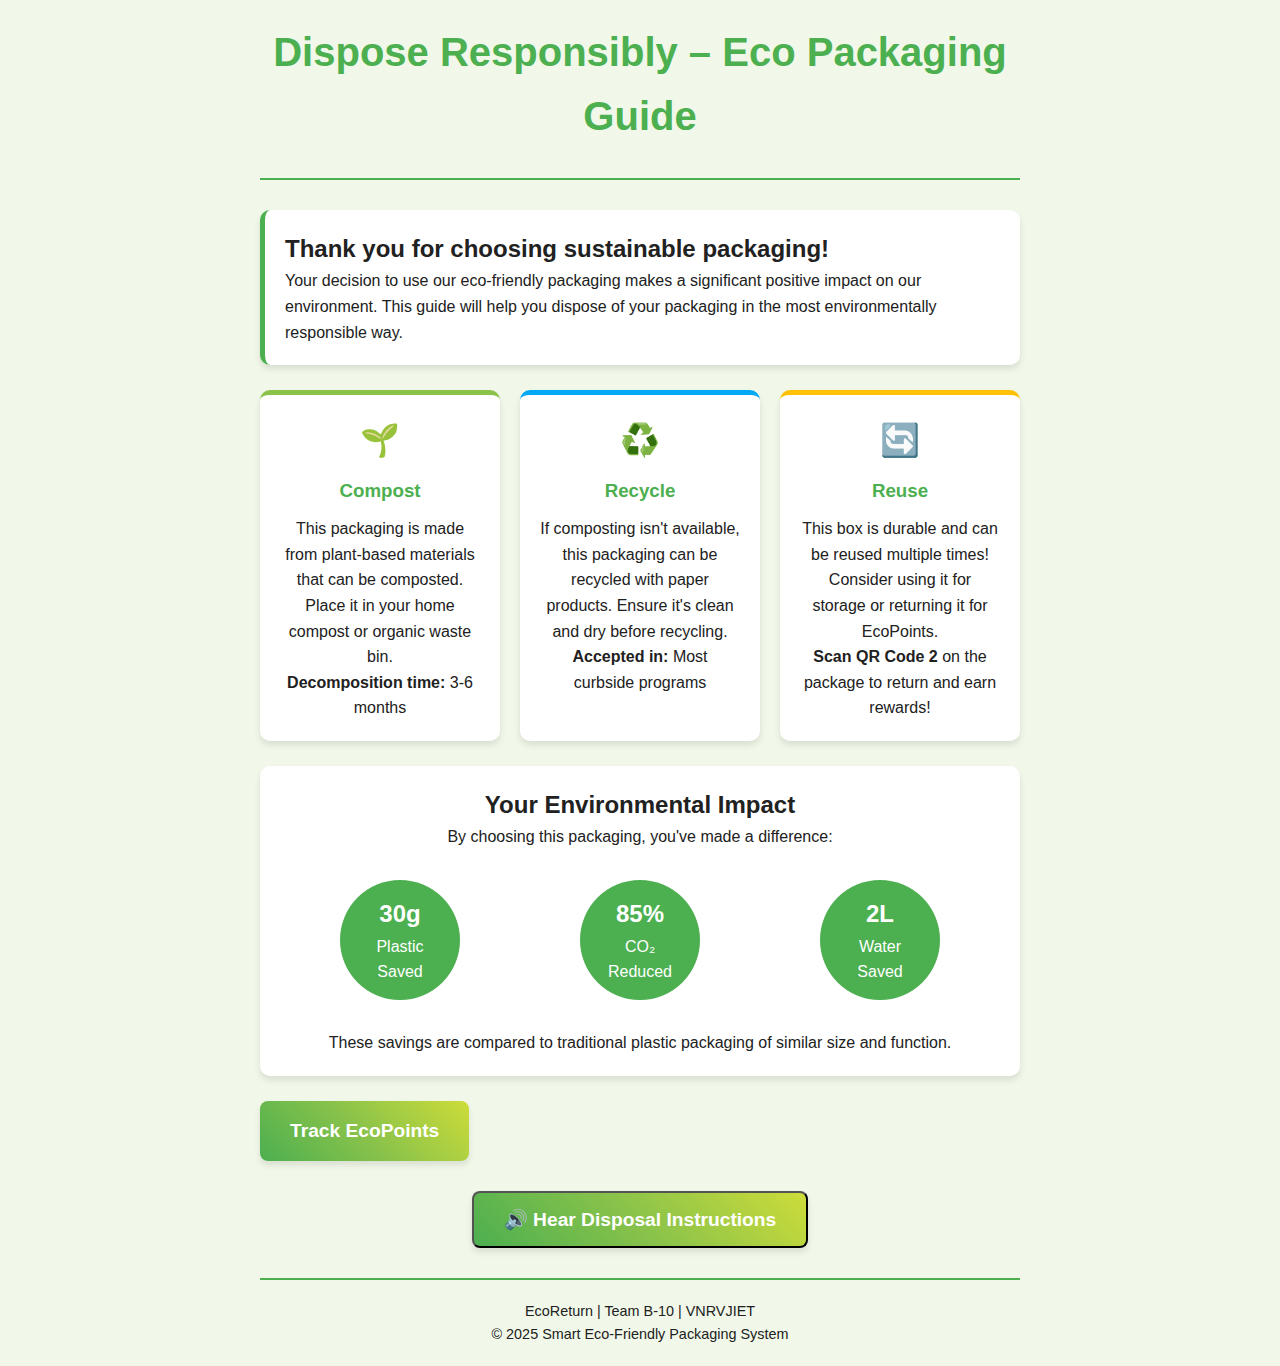
<file: index.html>
<!DOCTYPE html>
<html lang="en">
<head>
    <meta charset="UTF-8">
    <meta name="viewport" content="width=device-width, initial-scale=1.0">
    <title>Dispose Responsibly – Eco Packaging Guide</title>
    <link rel="stylesheet" href="styles.css">
    <style>
        .gradient-button {
            display: inline-block;
            padding: 15px 30px;
            font-size: 1.2rem;
            font-weight: bold;
            color: white;
            text-decoration: none;
            border-radius: 8px;
            background: linear-gradient(45deg, #4caf50, #8bc34a, #cddc39);
            box-shadow: 0 4px 6px rgba(0, 0, 0, 0.1);
            transition: transform 0.3s ease, box-shadow 0.3s ease;
        }

        .gradient-button:hover {
            transform: translateY(-3px);
            box-shadow: 0 6px 10px rgba(0, 0, 0, 0.2);
        }
    </style>
</head>
<body>
    <header>
        <h1>Dispose Responsibly – Eco Packaging Guide</h1>
    </header>
    
    <section class="welcome-message">
        <h2>Thank you for choosing sustainable packaging!</h2>
        <p>Your decision to use our eco-friendly packaging makes a significant positive impact on our environment. This guide will help you dispose of your packaging in the most environmentally responsible way.</p>
    </section>
    
    <section class="disposal-instructions">
        <div class="disposal-option compost">
            <div class="icon">🌱</div>
            <h3>Compost</h3>
            <p>This packaging is made from plant-based materials that can be composted. Place it in your home compost or organic waste bin.</p>
            <p><strong>Decomposition time:</strong> 3-6 months</p>
        </div>
        
        <div class="disposal-option recycle">
            <div class="icon">♻️</div>
            <h3>Recycle</h3>
            <p>If composting isn't available, this packaging can be recycled with paper products. Ensure it's clean and dry before recycling.</p>
            <p><strong>Accepted in:</strong> Most curbside programs</p>
        </div>
        
        <div class="disposal-option reuse">
            <div class="icon">🔄</div>
            <h3>Reuse</h3>
            <p>This box is durable and can be reused multiple times! Consider using it for storage or returning it for EcoPoints.</p>
            <p><strong>Scan QR Code 2</strong> on the package to return and earn rewards!</p>
        </div>
    </section>
    
    <section class="impact-statement">
        <h2>Your Environmental Impact</h2>
        <p>By choosing this packaging, you've made a difference:</p>
        
        <div class="impact-numbers">
            <div class="impact-item">
                <span class="impact-value">30g</span>
                <span>Plastic Saved</span>
            </div>
            <div class="impact-item">
                <span class="impact-value">85%</span>
                <span>CO₂ Reduced</span>
            </div>
            <div class="impact-item">
                <span class="impact-value">2L</span>
                <span>Water Saved</span>
            </div>
        </div>
        
        <p>These savings are compared to traditional plastic packaging of similar size and function.</p>
    </section>
    
    <section class="eco-points">
        <a href="eco.html" class="gradient-button">Track EcoPoints</a>
    </section>
    
    <section class="voice-instructions" style="text-align: center; margin: 30px 0;">
        <button onclick="speakInstructions()" class="gradient-button">🔊 Hear Disposal Instructions</button>
    </section>

    <script>
    function speakInstructions() {
        const message = new SpeechSynthesisUtterance(
            "This packaging is compostable. Place it in your home compost bin or recycle it if composting is not available. Thank you for choosing eco-friendly packaging."
        );
        speechSynthesis.speak(message);
    }
    </script>
    
    <footer>
        <p>EcoReturn | Team B-10 | VNRVJIET</p>
        <p>&copy; 2025 Smart Eco-Friendly Packaging System</p>
    </footer>
</body>
</html>
</file>
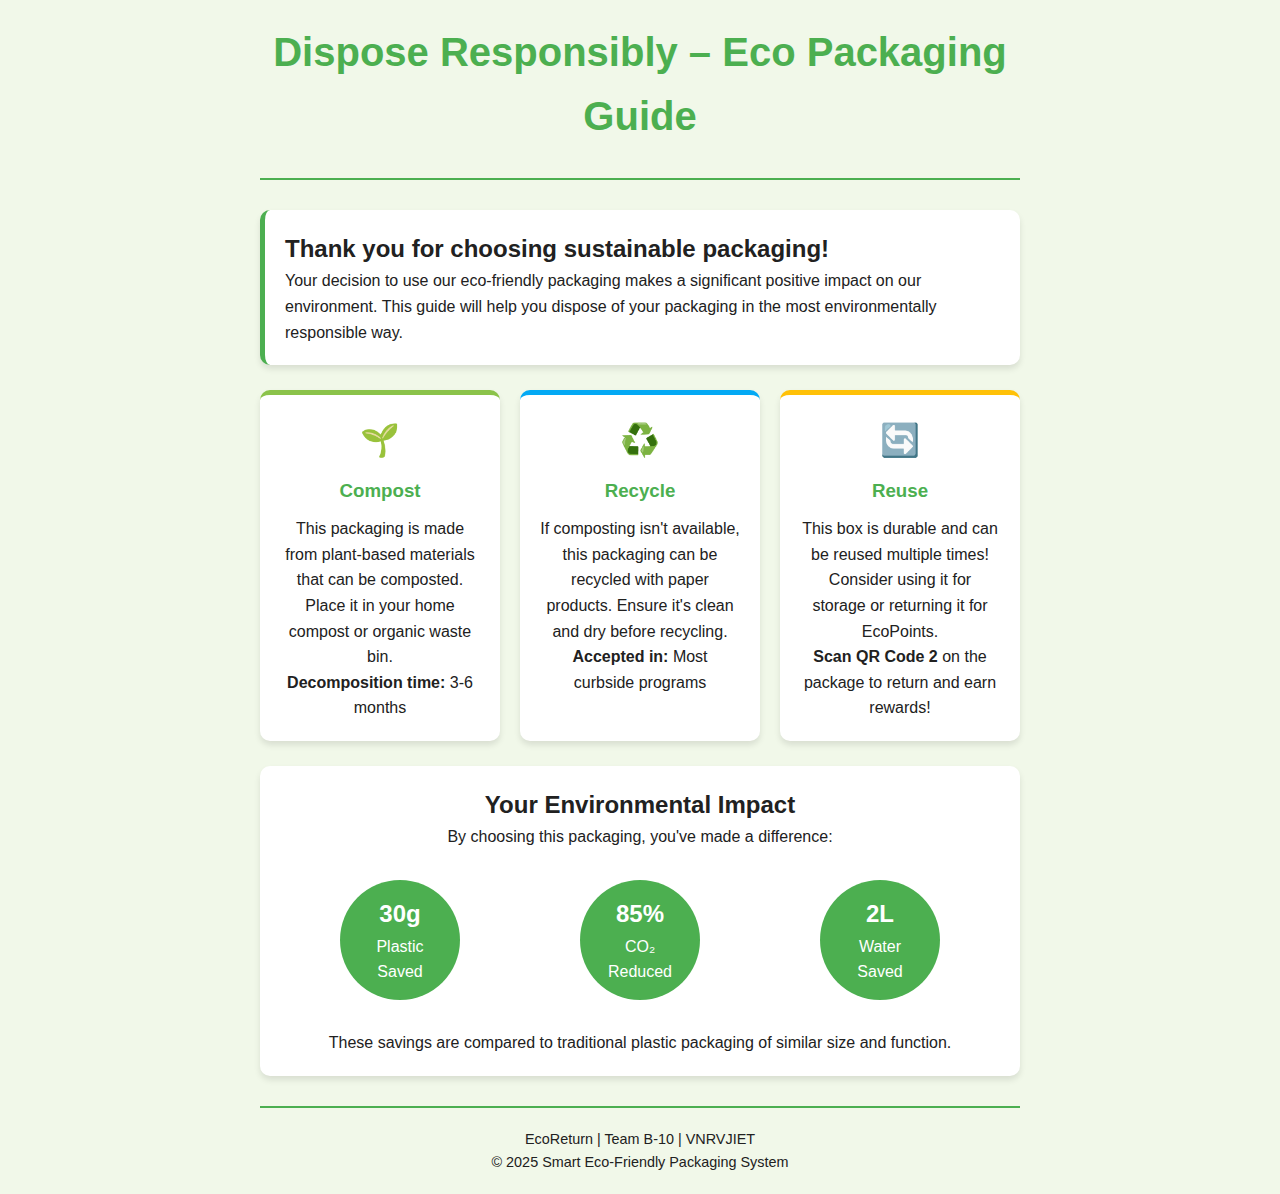
<file: eco_disposal.html>
<!DOCTYPE html>
<html lang="en">
<head>
    <meta charset="UTF-8">
    <meta name="viewport" content="width=device-width, initial-scale=1.0">
    <title>Dispose Responsibly – Eco Packaging Guide</title>
    <link rel="stylesheet" href="eco_disposal.css">
</head>
<body>
    <header>
        <h1>Dispose Responsibly – Eco Packaging Guide</h1>
    </header>
    
    <section class="welcome-message">
        <h2>Thank you for choosing sustainable packaging!</h2>
        <p>Your decision to use our eco-friendly packaging makes a significant positive impact on our environment. This guide will help you dispose of your packaging in the most environmentally responsible way.</p>
    </section>
    
    <section class="disposal-instructions">
        <div class="disposal-option compost">
            <div class="icon">🌱</div>
            <h3>Compost</h3>
            <p>This packaging is made from plant-based materials that can be composted. Place it in your home compost or organic waste bin.</p>
            <p><strong>Decomposition time:</strong> 3-6 months</p>
        </div>
        
        <div class="disposal-option recycle">
            <div class="icon">♻️</div>
            <h3>Recycle</h3>
            <p>If composting isn't available, this packaging can be recycled with paper products. Ensure it's clean and dry before recycling.</p>
            <p><strong>Accepted in:</strong> Most curbside programs</p>
        </div>
        
        <div class="disposal-option reuse">
            <div class="icon">🔄</div>
            <h3>Reuse</h3>
            <p>This box is durable and can be reused multiple times! Consider using it for storage or returning it for EcoPoints.</p>
            <p><strong>Scan QR Code 2</strong> on the package to return and earn rewards!</p>
        </div>
    </section>
    
    <section class="impact-statement">
        <h2>Your Environmental Impact</h2>
        <p>By choosing this packaging, you've made a difference:</p>
        
        <div class="impact-numbers">
            <div class="impact-item">
                <span class="impact-value">30g</span>
                <span>Plastic Saved</span>
            </div>
            <div class="impact-item">
                <span class="impact-value">85%</span>
                <span>CO₂ Reduced</span>
            </div>
            <div class="impact-item">
                <span class="impact-value">2L</span>
                <span>Water Saved</span>
            </div>
        </div>
        
        <p>These savings are compared to traditional plastic packaging of similar size and function.</p>
    </section>
    
    <footer>
        <p>EcoReturn | Team B-10 | VNRVJIET</p>
        <p>&copy; 2025 Smart Eco-Friendly Packaging System</p>
    </footer>
</body>
</html>
</file>
<file: styles.css>
:root {
    --primary-color: #4caf50;
    --secondary-color: #388e3c;
    --accent-color: #ff9800;
    --text-color: #212121;
    --light-bg: #f1f8e9;
    --hover-color: #66bb6a;
    --font-family: 'Roboto', sans-serif;
}

* {
    margin: 0;
    padding: 0;
    box-sizing: border-box;
    font-family: var(--font-family);
}

body {
    background-color: var(--light-bg);
    color: var(--text-color);
    line-height: 1.6;
    padding: 20px;
    max-width: 800px;
    margin: 0 auto;
    animation: fadeIn 1s ease-in-out;
}

header {
    text-align: center;
    margin-bottom: 30px;
    padding-bottom: 20px;
    border-bottom: 2px solid var(--primary-color);
}

h1 {
    color: var(--primary-color);
    margin-bottom: 10px;
    font-size: 2.5rem;
    animation: slideIn 1s ease-in-out;
}

.welcome-message {
    background-color: white;
    padding: 20px;
    border-radius: 10px;
    box-shadow: 0 4px 6px rgba(0, 0, 0, 0.1);
    margin-bottom: 25px;
    border-left: 5px solid var(--primary-color);
    animation: fadeInUp 1s ease-in-out;
}

.disposal-instructions {
    display: grid;
    grid-template-columns: 1fr;
    gap: 20px;
    margin-bottom: 25px;
}

@media (min-width: 768px) {
    .disposal-instructions {
        grid-template-columns: repeat(3, 1fr);
    }
}

.disposal-option {
    background-color: white;
    padding: 20px;
    border-radius: 10px;
    box-shadow: 0 4px 6px rgba(0, 0, 0, 0.1);
    text-align: center;
    transition: transform 0.3s ease, background-color 0.3s ease;
    animation: fadeInUp 1s ease-in-out;
}

.disposal-option:hover {
    transform: translateY(-5px);
    background-color: var(--hover-color);
    color: white;
}

.disposal-option h3 {
    color: var(--primary-color);
    margin-bottom: 10px;
}

.disposal-option.compost {
    border-top: 5px solid #8bc34a;
}

.disposal-option.recycle {
    border-top: 5px solid #03a9f4;
}

.disposal-option.reuse {
    border-top: 5px solid #ffc107;
}

.impact-statement {
    background-color: white;
    padding: 20px;
    border-radius: 10px;
    box-shadow: 0 4px 6px rgba(0, 0, 0, 0.1);
    margin-bottom: 25px;
    text-align: center;
    animation: fadeInUp 1s ease-in-out;
}

.impact-numbers {
    display: flex;
    justify-content: space-around;
    margin: 20px 0;
    flex-wrap: wrap;
}

.impact-item {
    padding: 15px;
    margin: 10px;
    background-color: var(--primary-color);
    color: white;
    border-radius: 50%;
    width: 120px;
    height: 120px;
    display: flex;
    flex-direction: column;
    justify-content: center;
    align-items: center;
    text-align: center;
    animation: zoomIn 1s ease-in-out;
}

.impact-value {
    font-size: 1.5rem;
    font-weight: bold;
}

footer {
    text-align: center;
    margin-top: 30px;
    padding-top: 20px;
    border-top: 2px solid var(--primary-color);
    font-size: 0.9rem;
    animation: fadeIn 1s ease-in-out;
}

.icon {
    font-size: 2rem;
    margin-bottom: 10px;
}

@keyframes fadeIn {
    from {
        opacity: 0;
    }
    to {
        opacity: 1;
    }
}

@keyframes fadeInUp {
    from {
        opacity: 0;
        transform: translateY(20px);
    }
    to {
        opacity: 1;
        transform: translateY(0);
    }
}

@keyframes slideIn {
    from {
        opacity: 0;
        transform: translateX(-100%);
    }
    to {
        opacity: 1;
        transform: translateX(0);
    }
}

@keyframes zoomIn {
    from {
        opacity: 0;
        transform: scale(0.5);
    }
    to {
        opacity: 1;
        transform: scale(1);
    }
}
</file>
<file: eco_disposal.css>
:root {
    --primary-color: #4caf50;
    --secondary-color: #388e3c;
    --accent-color: #ff9800;
    --text-color: #212121;
    --light-bg: #f1f8e9;
    --hover-color: #66bb6a;
    --font-family: 'Roboto', sans-serif;
}

* {
    margin: 0;
    padding: 0;
    box-sizing: border-box;
    font-family: var(--font-family);
}

body {
    background-color: var(--light-bg);
    color: var(--text-color);
    line-height: 1.6;
    padding: 20px;
    max-width: 800px;
    margin: 0 auto;
    animation: fadeIn 1s ease-in-out;
}

header {
    text-align: center;
    margin-bottom: 30px;
    padding-bottom: 20px;
    border-bottom: 2px solid var(--primary-color);
}

h1 {
    color: var(--primary-color);
    margin-bottom: 10px;
    font-size: 2.5rem;
    animation: slideIn 1s ease-in-out;
}

.welcome-message {
    background-color: white;
    padding: 20px;
    border-radius: 10px;
    box-shadow: 0 4px 6px rgba(0, 0, 0, 0.1);
    margin-bottom: 25px;
    border-left: 5px solid var(--primary-color);
    animation: fadeInUp 1s ease-in-out;
}

.disposal-instructions {
    display: grid;
    grid-template-columns: 1fr;
    gap: 20px;
    margin-bottom: 25px;
}

@media (min-width: 768px) {
    .disposal-instructions {
        grid-template-columns: repeat(3, 1fr);
    }
}

.disposal-option {
    background-color: white;
    padding: 20px;
    border-radius: 10px;
    box-shadow: 0 4px 6px rgba(0, 0, 0, 0.1);
    text-align: center;
    transition: transform 0.3s ease, background-color 0.3s ease;
    animation: fadeInUp 1s ease-in-out;
}

.disposal-option:hover {
    transform: translateY(-5px);
    background-color: var(--hover-color);
    color: white;
}

.disposal-option h3 {
    color: var(--primary-color);
    margin-bottom: 10px;
}

.disposal-option.compost {
    border-top: 5px solid #8bc34a;
}

.disposal-option.recycle {
    border-top: 5px solid #03a9f4;
}

.disposal-option.reuse {
    border-top: 5px solid #ffc107;
}

.impact-statement {
    background-color: white;
    padding: 20px;
    border-radius: 10px;
    box-shadow: 0 4px 6px rgba(0, 0, 0, 0.1);
    margin-bottom: 25px;
    text-align: center;
    animation: fadeInUp 1s ease-in-out;
}

.impact-numbers {
    display: flex;
    justify-content: space-around;
    margin: 20px 0;
    flex-wrap: wrap;
}

.impact-item {
    padding: 15px;
    margin: 10px;
    background-color: var(--primary-color);
    color: white;
    border-radius: 50%;
    width: 120px;
    height: 120px;
    display: flex;
    flex-direction: column;
    justify-content: center;
    align-items: center;
    text-align: center;
    animation: zoomIn 1s ease-in-out;
}

.impact-value {
    font-size: 1.5rem;
    font-weight: bold;
}

footer {
    text-align: center;
    margin-top: 30px;
    padding-top: 20px;
    border-top: 2px solid var(--primary-color);
    font-size: 0.9rem;
    animation: fadeIn 1s ease-in-out;
}

.icon {
    font-size: 2rem;
    margin-bottom: 10px;
}

@keyframes fadeIn {
    from {
        opacity: 0;
    }
    to {
        opacity: 1;
    }
}

@keyframes fadeInUp {
    from {
        opacity: 0;
        transform: translateY(20px);
    }
    to {
        opacity: 1;
        transform: translateY(0);
    }
}

@keyframes slideIn {
    from {
        opacity: 0;
        transform: translateX(-100%);
    }
    to {
        opacity: 1;
        transform: translateX(0);
    }
}

@keyframes zoomIn {
    from {
        opacity: 0;
        transform: scale(0.5);
    }
    to {
        opacity: 1;
        transform: scale(1);
    }
}
</file>
